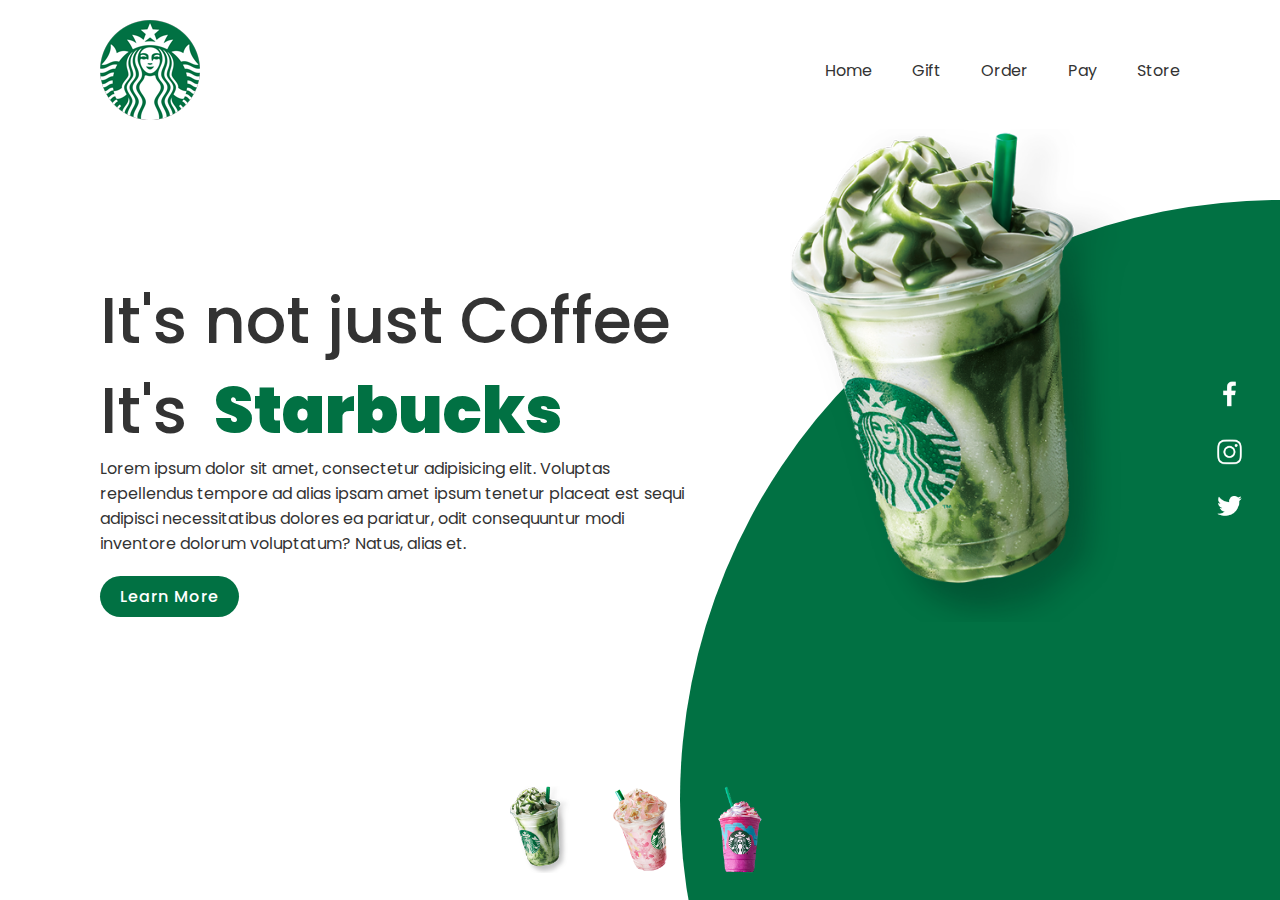
<file: Responsive_Landing_Page_WD_01/index.html>
<!DOCTYPE html>
<html lang="en">
<head>
    <meta charset="UTF-8">
    <meta name="viewport" content="width=device-width, initial-scale=1.0">

    <link rel="stylesheet" href="style.css">

    <link rel="shortcut icon" href="logo.png" type="image/x-icon">

    <title>Tata Starbucks Coffee Company </title>
</head>
<body>
    <section>
        <div class="circle"></div>
            <header>
                <a href="#" class="logo"><img src="logo.png" alt="logo"></a>
                <ul>
                    <li><a href="#">Home</a></li>
                    <li><a href="#">Gift</a></li>
                    <li><a href="#">Order</a></li>
                    <li><a href="#">Pay</a></li>
                    <li><a href="#">Store</a></li>
                </ul>
            </header>
            <div class="content">
                <div class="textBox">
                    <h2>It's not just Coffee<br>It's <span class="text" onchange="changeTextColor();">Starbucks</span></h2>
                    <p>Lorem ipsum dolor sit amet, consectetur adipisicing elit. 
                        Voluptas repellendus tempore ad alias ipsam amet ipsum tenetur placeat est sequi adipisci necessitatibus dolores ea pariatur, 
                        odit consequuntur modi inventore dolorum voluptatum? Natus, alias et.</p>
                    <a href="#" class="button">Learn More</a>
                </div>
                <div class="imgBox">
                    <img src="img1.png" alt="" class="starbucks">
                </div>
            </div>
            <ul class="thumb">
                <li><img src="thumb1.png" onclick="imgSlider('img1.png'); changeCircleColor('#017143')"></li>
                <li><img src="thumb2.png" onclick="imgSlider('img2.png'); changeCircleColor('#eb7495')"></li>
                <li><img src="thumb3.png" onclick="imgSlider('img3.png'); changeCircleColor('#d752b1')"></li>
            </ul>
            <ul class="sci">
                <li><a href="#"><img src="facebook.png" alt="facebook"></a></li>
                <li><a href="#"><img src="instagram.png" alt="instagram"></a></li>
                <li><a href="#"><img src="twitter.png" alt="twitter"></a></li>
            </ul>
    </section>

    <script src="script.js" type="text/javascript"></script>

</body>
</html>
</file>
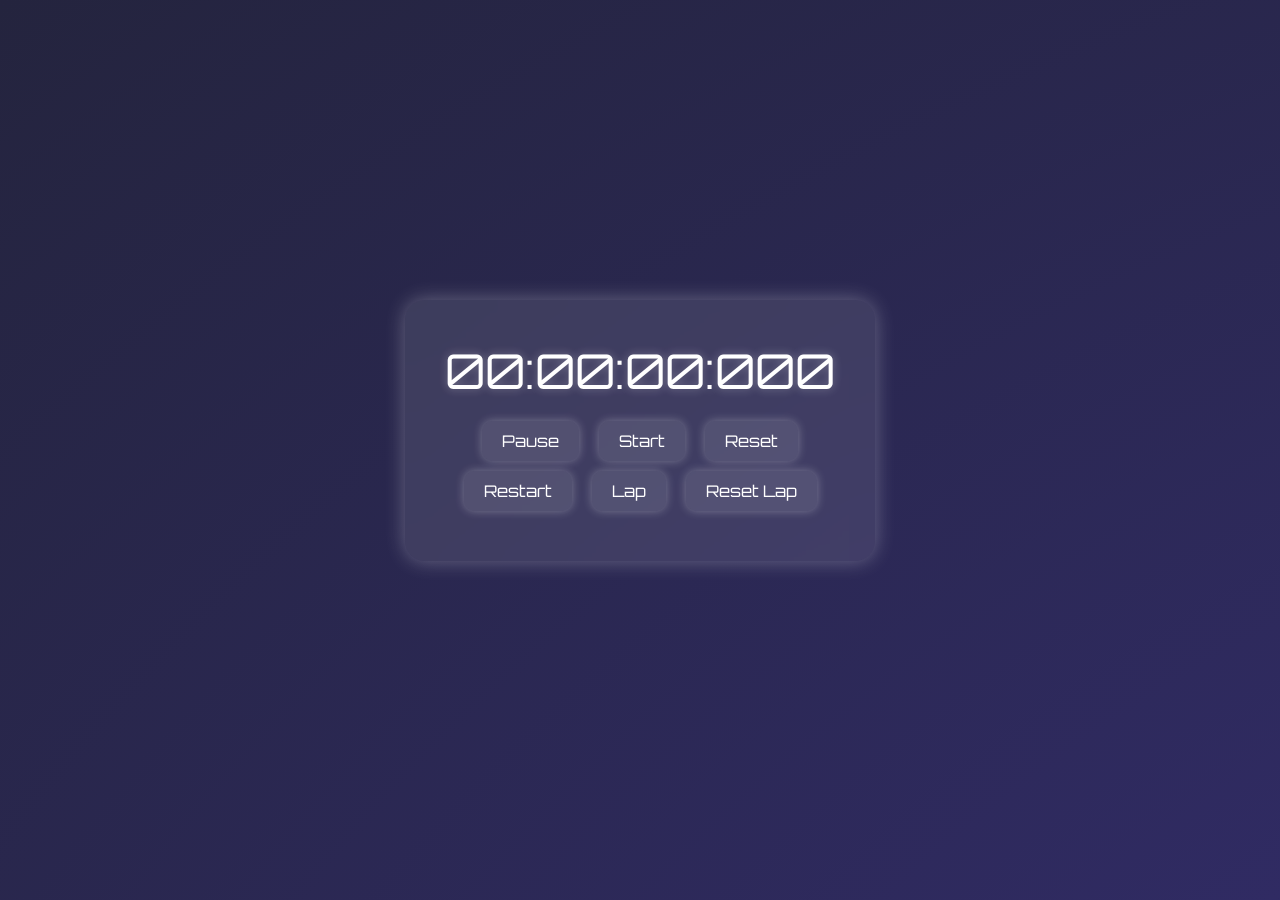
<file: StopWatch_WebApplication_WD_02/index.html>
<!DOCTYPE html>
<html lang="en">
<head>
    <meta charset="UTF-8">
    <meta name="viewport" content="width=device-width, initial-scale=1.0">

    <!--Link CSS-->
    <link rel="stylesheet" href="style.css">

    <!--Google Fonts Link-->
    <link rel="preconnect" href="https://fonts.googleapis.com">
    <link rel="preconnect" href="https://fonts.gstatic.com" crossorigin>
    <link href="https://fonts.googleapis.com/css2?family=Arvo&family=Dancing+Script:wght@500&family=Domine:wght@500&family=Fira+Sans&family=Libre+Caslon+Text:ital@1&family=Lobster&family=Lora:wght@500&family=Merriweather:wght@300&family=PT+Serif&family=Playfair+Display:wght@500&family=Poppins&family=Roboto:wght@300;400;500&family=Satisfy&family=Share+Tech&display=swap" rel="stylesheet">
    
    <title>Stopwatch Web Application</title>
</head>
<body>
    <div class="stopwatch-timer-container">
        <div class="stopwatch-timer-display">
            00:00:00:000
        </div>
        <div class="stopwatch-timer-buttons">
            <div class="stopwatch-timer-buttons-top-area">
                <button id="pause-timer-button" onclick="pauseTimer()">Pause</button>
                <button id="start-timer-button" onclick="startTimer()">Start</button>
                <button id="reset-timer-button" onclick="resetTimer()">Reset</button>
            </div>
            <div class="stopwatch-timer-buttons-bottom-area">
                <button id="restart-timer-button" onclick="restartTimer()">Restart</button>
                <button id="lap-timer-button" onclick="lapTimer()">Lap</button>
                <button id="reset-lap-timer-button" onclick="resetLapTimer()">Reset Lap</button>
            </div>
        </div>
    </div>
    <div class="lap-times-display"></div>
    <!--Link JS-->
    <script src="script.js"></script>
</body>
</html>
</file>
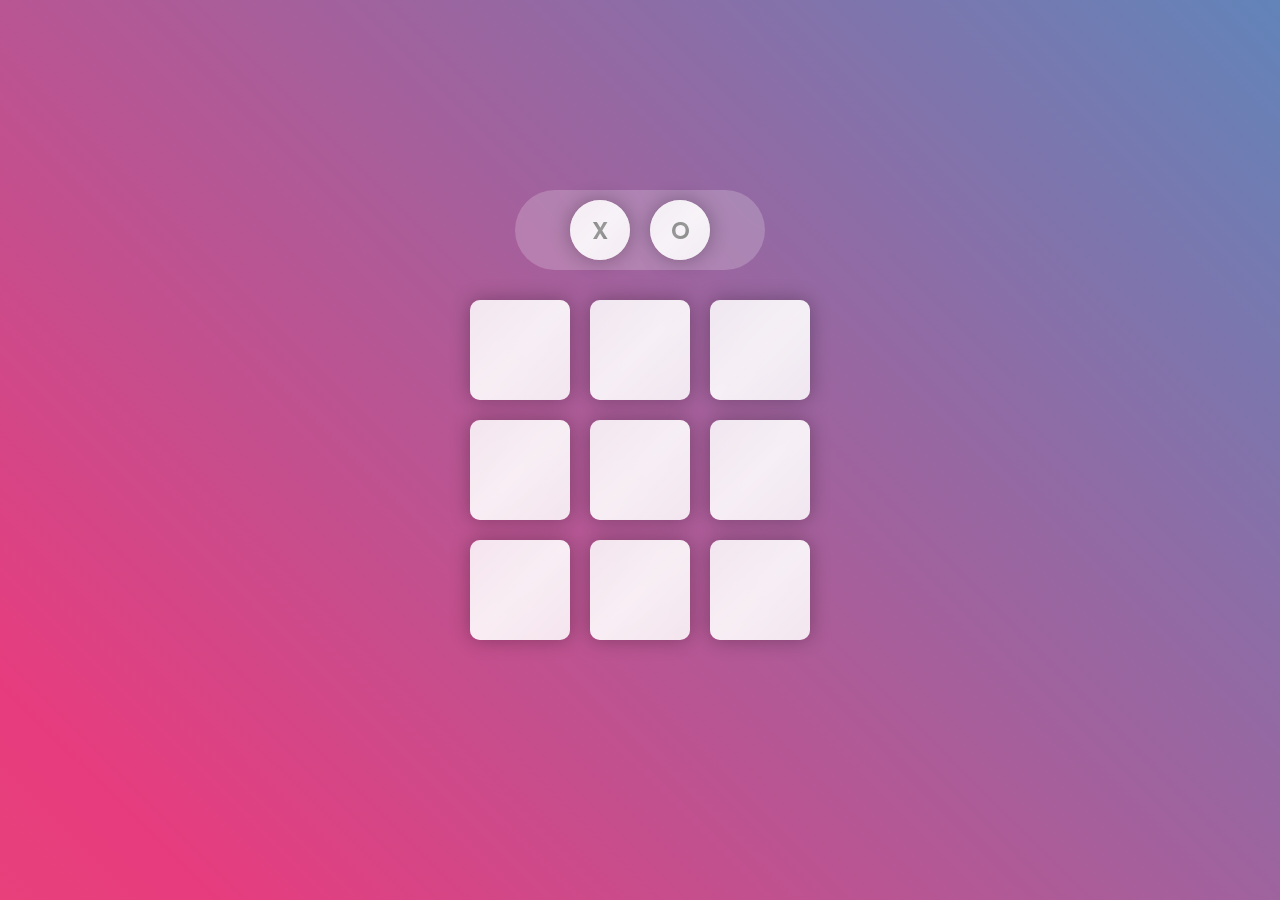
<file: Tic-Tac-Toe_WebApplication_WD_03/index.html>
<!DOCTYPE html>
<html lang="en">
<head>
    <meta charset="UTF-8">
    <meta name="viewport" content="width=device-width, initial-scale=1.0">
    <title>Tic Tac Toe Game</title>

    <link rel="stylesheet" href="style.css">
</head>
<body>
    <div class="turn-container">
        <!--<h3>Turn For</h3>-->
        <div class="turn-box align">X</div>
        <div class="turn-box align">O</div>
        <div class="bg"></div>
    </div>

    <div class="main-grid">
        <div class="box align">0</div>
        <div class="box align">1</div>
        <div class="box align">2</div>
        <div class="box align">3</div>
        <div class="box align">4</div>
        <div class="box align">5</div>
        <div class="box align">6</div>
        <div class="box align">7</div>
        <div class="box align">8</div>
    </div>

    <h2 id="results">X Wins</h2>
    <button id="play-again">Play Again!!!</button>
    <script src="script.js"></script>
</body>
</html>
</file>
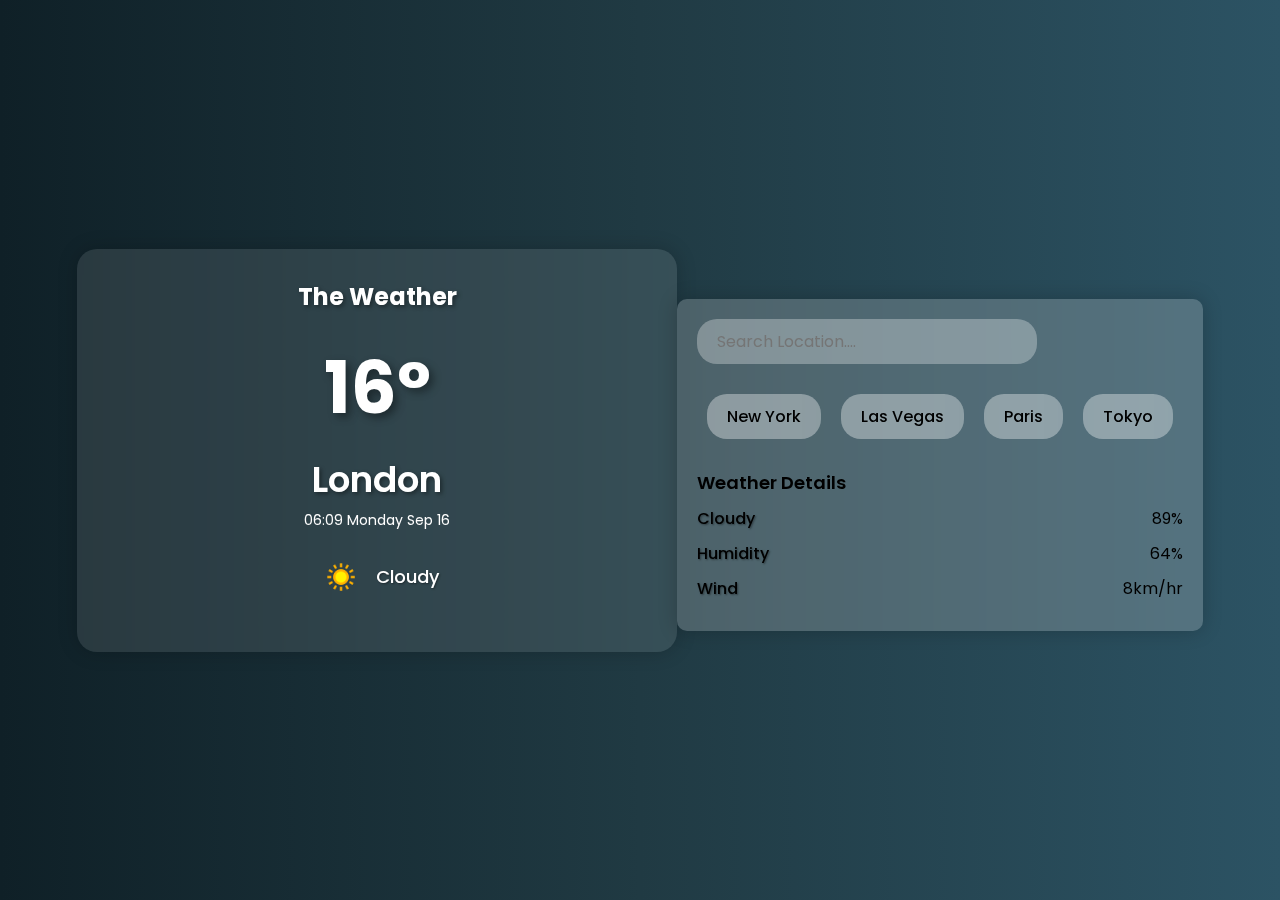
<file: Weather_App_WD_05/index.html>
<!DOCTYPE html>
<html lang="en">
<head>
    <meta charset="UTF-8">
    <meta name="viewport" content="width=device-width, initial-scale=1.0">

    <!--CSS Link-->
    <link rel="stylesheet" href="style.css">

    <!--Google Fonts Link-->
    <link rel="preconnect" href="https://fonts.googleapis.com">
    <link rel="preconnect" href="https://fonts.gstatic.com" crossorigin>
    <link href="https://fonts.googleapis.com/css2?family=Arvo&family=Dancing+Script:wght@500&family=Domine:wght@500&family=Fira+Sans&family=Libre+Caslon+Text:ital@1&family=Lobster&family=Lora:wght@500&family=Merriweather:wght@300&family=PT+Serif&family=Playfair+Display:wght@500&family=Poppins&family=Roboto+Slab&family=Roboto:wght@300;400;500&family=Rubik:wght@300&family=Satisfy&family=Share+Tech&display=swap" rel="stylesheet">
    
    <!--Font Awesome Link-->
    <link rel="stylesheet" href="https://cdnjs.cloudflare.com/ajax/libs/font-awesome/6.5.1/css/all.min.css" integrity="sha512-DTOQO9RWCH3ppGqcWaEA1BIZOC6xxalwEsw9c2QQeAIftl+Vegovlnee1c9QX4TctnWMn13TZye+giMm8e2LwA==" crossorigin="anonymous" referrerpolicy="no-referrer" />
    
    <title>Weather App</title>
</head>
<body>
    <div class="weather-app">
        <div class="container">
            <h3 class="brand">The Weather</h3>
            <div>
                <h1 class="temp">16&#176;</h1>
                <div class="city-time">
                    <h1 class="name">London</h1>
                    <small>
                        <span class="time">06:09</span>
                        <span class="date">Monday Sep 16</span>
                    </small>
                </div>
                <div class="weather">
                    <img src="./images/weather/64x64/day/113.png" alt="day" class="icon" width="50" height="50">
                    <span class="condition">Cloudy</span>
                </div>
            </div>
        </div>
    </div>
    <div class="panel">
        <form action="" id="locationInput">
            <input type="text" class="search" placeholder="Search Location...." />
            <button type="submit" class="submit">
                <i class="fas fa-search"></i>
            </button>
        </form>

        <ul class="cities">
            <li class="city">New York</li>
            <li class="city">Las Vegas</li>
            <li class="city">Paris</li>
            <li class="city">Tokyo</li>
        </ul>
        <ul class="details">
            <h4>Weather Details</h4>
            <li>
                <span>Cloudy</span>
                <span class="cloud">89%</span>
            </li>
            <li>
                <span>Humidity</span>
                <span class="humidity">64%</span>
            </li>
            <li>
                <span>Wind</span>
                <span class="wind">8km/hr</span>
            </li>
        </ul>
    </div>

    <script src="script.js"></script>

</body>
</html>
</file>
<file: Responsive_Landing_Page_WD_01/style.css>
@import url('https://fonts.googleapis.com/css2?family=Poppins:wght@200;300;400;500;600;700;800;900&display=swap');

* {
  margin: 0;
  padding: 0;
  box-sizing: border-box;
  font-family: 'Poppins', sans-serif;
}

section {
  position: relative;
  width: 100%;
  min-height: 100vh;
  padding: 100px;
  display: flex;
  justify-content: space-between;
  align-items: center;
  background: #fff;
}

header {
  position: absolute;
  top: 0;
  left: 0;
  width: 100%;
  padding: 20px 100px;
  display: flex;
  justify-content: space-between;
  align-items: center;
}

header .logo {
  position: relative;
  max-width: 80px;
}

header ul {
  position: relative;
  display: flex;
}

header ul li {
  list-style: none;
}

header ul li a {
  display: inline-block;
  color: #333;
  font-weight: 400;
  margin-left: 40px;
  text-decoration: none;
  position: relative;
  overflow: hidden;
}

header ul li a::before {
  content: '';
  position: absolute;
  bottom: 0;
  left: 0;
  width: 100%;
  height: 2px;
  background: linear-gradient(to right, #017143, #eb7495, #d752b1);
  transform: translateX(-101%);
  transition: transform 0.5s ease;
}

header ul li a:hover::before {
  transform: translateX(0);
}

.content {
  position: relative;
  width: 100%;
  display: flex;
  justify-content: space-between;
  align-items: center;
}

.content .textBox {
  position: relative;
  max-width: 600px;
}

.content .textBox h2 {
  color: #333;
  font-size: 4em;
  line-height: 1.4em;
  font-weight: 500;
}

.content .textBox h2 .text {
  font-weight: 900;
  color: #017143;
  padding: 0 10px;
  position: relative;
  animation: textAnimation 5s infinite;
}

@keyframes textAnimation {
  0%, 100% {
    color: #017143;
  }
  25% {
    color: #eb7495;
  }
  50% {
    color: #d752b1;
  }
  75% {
    color: #017143;
  }
}

.content .textBox p {
  color: #333;
}

.content .textBox a {
  display: inline-block;
  margin-top: 20px;
  padding: 8px 20px;
  background: #017143;
  color: #fff;
  border-radius: 40px;
  font-weight: 500;
  letter-spacing: 1px;
  text-decoration: none;
  position: relative;
  overflow: hidden;
}

.content .textBox a::before {
  content: '';
  position: absolute;
  top: 0;
  left: 0;
  width: 100%;
  height: 100%;
  background: linear-gradient(to right, #d752b1, #eb7495, #017143);
  z-index: -1;
  transform: translateX(-101%);
  transition: transform 0.5s ease;
}

.content .textBox a:hover::before {
  transform: translateX(0);
}

.content .imgBox {
  width: 600px;
  display: flex;
  justify-content: flex-end;
  padding-right: 50px;
  margin-top: -150px;
}

.content .imgBox img {
  max-width: 340px;
  animation: starbucksAnimation 5s infinite;
}

@keyframes starbucksAnimation {
  0%, 100% {
    transform: translateY(0);
  }
  50% {
    transform: translateY(-50px);
  }
}

.thumb {
  position: absolute;
  left: 50%;
  bottom: 20px;
  transform: translateX(-50%);
  display: flex;
}

.thumb li {
  list-style: none;
  display: inline-block;
  margin: 0 20px;
  cursor: pointer;
  transition: 0.5s;
}

.thumb li:hover {
  transform: translateY(-15px);
}

.thumb li img {
  max-width: 60px;
}

.sci {
  position: absolute;
  top: 50%;
  right: 30px;
  transform: translateY(-50%);
  display: flex;
  justify-content: center;
  align-items: center;
  flex-direction: column;
}

.sci li {
  list-style: none;
}

.sci li a {
  display: inline-block;
  margin: 5px 0;
  transform: scale(0.6);
  filter: invert(1);
}

.circle {
  position: absolute;
  top: 0;
  left: 0;
  width: 100%;
  height: 100%;
  background: #017143;
  clip-path: circle(600px at right 800px);
}

@media (max-width: 991px) {
  header {
    padding: 20px;
  }

  section {
    padding: 20px 20px 120px;
  }

  .content {
    flex-direction: column;
    margin-top: 100px;
  }

  .content .textBox h2 {
    font-size: 2.5em;
    margin-bottom: 15px;
  }

  .content .imgBox {
    max-width: 100%;
    justify-content: center;
    padding-right: 0;
  }

  .content .imgBox img {
    max-width: 300px;
  }

  .thumb li img {
    max-width: 40px;
  }

  .circle {
    clip-path: circle(400px at center bottom);
  }

  .sci {
    background: #017143;
    right: 0;
    width: 50px;
    border-top-left-radius: 5px;
    border-bottom-left-radius: 5px;
  }
}
@media (max-width: 991px) {
    header {
      padding: 20px;
    }
  
    section {
      padding: 20px 20px 120px;
    }
  
    .content {
      flex-direction: column;
      margin-top: 100px;
    }
  
    .content .textBox h2 {
      font-size: 2.5em;
      margin-bottom: 15px;
    }
  
    .content .textBox {
      max-width: 100%;
    }
  
    .content .imgBox {
      max-width: 100%;
      justify-content: center;
    }
  
    .content .imgBox img {
      max-width: 300px;
    }
  
    .thumb li img {
      max-width: 40px;
    }
  
    .circle {
      clip-path: circle(400px at center bottom);
    }
  
    .sci {
      background: #017143;
      right: 0;
      width: 50px;
      border-top-left-radius: 5px;
      border-bottom-left-radius: 5px;
    }
  }
</file>
<file: StopWatch_WebApplication_WD_02/style.css>
@import url('https://fonts.googleapis.com/css2?family=Orbitron:wght@400;500;600;700;800;900&display=swap');

* {
  margin: 0;
  padding: 0;
  box-sizing: border-box;
  font-family: 'Orbitron', sans-serif;
}

body {
  background: radial-gradient(ellipse at center, #0f0c29, #302b63, #24243e);
  background-size: 400% 400%;
  animation: gradientAnimation 15s ease infinite;
  display: flex;
  flex-direction: column;
  justify-content: center;
  align-items: center;
  min-height: 100vh;
  overflow: hidden;
}

@keyframes gradientAnimation {
  0% {
    background-position: 0% 50%;
  }
  50% {
    background-position: 100% 50%;
  }
  100% {
    background-position: 0% 50%;
  }
}

.stopwatch-timer-container {
  background-color: rgba(255, 255, 255, 0.1);
  box-shadow: 0 0 20px rgba(255, 255, 255, 0.3);
  border-radius: 20px;
  padding: 40px;
  display: flex;
  flex-direction: column;
  align-items: center;
  backdrop-filter: blur(10px);
  animation: containerAnimation 2s infinite;
}

@keyframes containerAnimation {
  0% {
    box-shadow: 0 0 20px rgba(255, 255, 255, 0.3);
  }
  50% {
    box-shadow: 0 0 30px rgba(255, 255, 255, 0.8);
  }
  100% {
    box-shadow: 0 0 20px rgba(255, 255, 255, 0.3);
  }
}

.stopwatch-timer-display {
  color: #fff;
  font-size: 3em;
  text-shadow: 0 0 10px rgba(255, 255, 255, 0.3);
  animation: displayAnimation 1s infinite;
  margin-bottom: 20px;
}

@keyframes displayAnimation {
  0% {
    text-shadow: 0 0 10px rgba(255, 255, 255, 0.3);
  }
  50% {
    text-shadow: 0 0 20px rgba(255, 255, 255, 0.8);
  }
  100% {
    text-shadow: 0 0 10px rgba(255, 255, 255, 0.3);
  }
}

.stopwatch-timer-buttons {
  display: flex;
  flex-direction: column;
  align-items: center;
}

.stopwatch-timer-buttons-top-area,
.stopwatch-timer-buttons-bottom-area {
  display: flex;
  justify-content: center;
  margin-bottom: 10px;
}

button {
  background-color: rgba(255, 255, 255, 0.1);
  color: #fff;
  border: none;
  border-radius: 10px;
  padding: 10px 20px;
  margin: 0 10px;
  font-size: 1em;
  cursor: pointer;
  box-shadow: 0 0 10px rgba(255, 255, 255, 0.3);
  transition: transform 0.3s ease, box-shadow 0.3s ease;
  position: relative;
  overflow: hidden;
}

button::before {
  content: '';
  position: absolute;
  top: 0;
  left: -100%;
  width: 100%;
  height: 100%;
  background: linear-gradient(to right, transparent, rgba(255, 255, 255, 0.3), transparent);
  transition: left 0.5s ease;
}

button:hover::before {
  left: 100%;
}

button:hover {
  transform: scale(1.1);
  box-shadow: 0 0 20px rgba(255, 255, 255, 0.8);
}

.lap-times-display {
  color: #fff;
  font-size: 1.2em;
  text-shadow: 0 0 5px rgba(255, 255, 255, 0.3);
  margin-top: 40px;
  animation: lapDisplayAnimation 1s infinite;
}

@keyframes lapDisplayAnimation {
  0% {
    text-shadow: 0 0 5px rgba(255, 255, 255, 0.3);
  }
  50% {
    text-shadow: 0 0 10px rgba(255, 255, 255, 0.8);
  }
  100% {
    text-shadow: 0 0 5px rgba(255, 255, 255, 0.3);
  }
}

@media (max-width: 768px) {
  .stopwatch-timer-container {
    padding: 20px;
  }

  .stopwatch-timer-display {
    font-size: 2em;
  }

  .stopwatch-timer-buttons-top-area,
  .stopwatch-timer-buttons-bottom-area {
    flex-direction: column;
    align-items: center;
  }

  button {
    margin: 5px 0;
    font-size: 0.8em;
  }

  .lap-times-display {
    font-size: 1em;
  }
}
</file>
<file: Tic-Tac-Toe_WebApplication_WD_03/style.css>
@import url('https://fonts.googleapis.com/css2?family=Poppins:wght@200;300;400;500;600;700;800;900&display=swap');

* {
  margin: 0;
  padding: 0;
  box-sizing: border-box;
  font-family: 'Poppins', sans-serif;
}

body {
  background: linear-gradient(45deg, #ee7752, #e73c7e, #23a6d5, #23d5ab);
  background-size: 400% 400%;
  animation: gradientAnimation 15s ease infinite;
  display: flex;
  justify-content: center;
  align-items: center;
  min-height: 100vh;
  flex-direction: column;
}

@keyframes gradientAnimation {
  0% {
    background-position: 0% 50%;
  }
  50% {
    background-position: 100% 50%;
  }
  100% {
    background-position: 0% 50%;
  }
}

.turn-container {
  position: relative;
  display: flex;
  justify-content: center;
  align-items: center;
  margin-bottom: 40px;
}

.turn-container h3 {
  color: #fff;
  font-size: 2em;
  margin-right: 20px;
  text-shadow: 0 0 10px rgba(0, 0, 0, 0.3);
}

.turn-box {
  width: 60px;
  height: 60px;
  border-radius: 50%;
  background-color: rgba(255, 255, 255, 0.8);
  display: flex;
  justify-content: center;
  align-items: center;
  font-size: 1.5em;
  font-weight: 600;
  color: #333;
  margin: 0 10px;
  box-shadow: 0 0 20px rgba(0, 0, 0, 0.3);
  animation: turnBoxAnimation 2s infinite;
}

@keyframes turnBoxAnimation {
  0% {
    transform: scale(1);
  }
  50% {
    transform: scale(1.2);
  }
  100% {
    transform: scale(1);
  }
}

.bg {
  position: absolute;
  top: 50%;
  left: 50%;
  transform: translate(-50%, -50%);
  width: 250px;
  height: 80px;
  background-color: rgba(255, 255, 255, 0.2);
  border-radius: 40px;
  backdrop-filter: blur(10px);
  z-index: -1;
}

.main-grid {
  display: grid;
  grid-template-columns: repeat(3, 1fr);
  grid-gap: 20px;
  margin-bottom: 40px;
}

.box {
  width: 100px;
  height: 100px;
  background-color: rgba(255, 255, 255, 0.8);
  display: flex;
  justify-content: center;
  align-items: center;
  font-size: 2em;
  font-weight: 600;
  color: #333;
  border-radius: 10px;
  box-shadow: 0 0 20px rgba(0, 0, 0, 0.3);
  cursor: pointer;
  transition: transform 0.3s ease;
}

.box:hover {
  transform: scale(1.1);
}

#results {
  color: #fff;
  font-size: 3em;
  margin-bottom: 20px;
  text-shadow: 0 0 10px rgba(0, 0, 0, 0.3);
  animation: resultsAnimation 1s infinite;
}

@keyframes resultsAnimation {
  0% {
    text-shadow: 0 0 10px rgba(0, 0, 0, 0.3);
  }
  50% {
    text-shadow: 0 0 20px rgba(0, 0, 0, 0.6);
  }
  100% {
    text-shadow: 0 0 10px rgba(0, 0, 0, 0.3);
  }
}

#play-again {
  padding: 10px 20px;
  background-color: rgba(255, 255, 255, 0.8);
  color: #333;
  font-size: 1.2em;
  font-weight: 600;
  border: none;
  border-radius: 20px;
  cursor: pointer;
  box-shadow: 0 0 20px rgba(0, 0, 0, 0.3);
  transition: transform 0.3s ease;
}

#play-again:hover {
  transform: scale(1.1);
}

.align {
  position: relative;
  overflow: hidden;
}

.align::before {
  content: '';
  position: absolute;
  top: -50%;
  left: -50%;
  width: 200%;
  height: 200%;
  background: linear-gradient(to right, rgba(255, 255, 255, 0.1), rgba(255, 255, 255, 0.5), rgba(255, 255, 255, 0.1));
  animation: glowAnimation 2s infinite linear;
  transform: rotate(45deg);
}

@keyframes glowAnimation {
  0% {
    transform: rotate(45deg) translate(-50%, -50%);
  }
  100% {
    transform: rotate(45deg) translate(50%, 50%);
  }
}

@media (max-width: 768px) {
  .turn-container h3 {
    font-size: 1.5em;
  }

  .turn-box {
    width: 50px;
    height: 50px;
    font-size: 1.2em;
  }

  .bg {
    width: 200px;
    height: 60px;
    border-radius: 30px;
  }

  .main-grid {
    grid-gap: 10px;
  }

  .box {
    width: 80px;
    height: 80px;
    font-size: 1.5em;
  }

  #results {
    font-size: 2em;
  }

  #play-again {
    font-size: 1em;
    padding: 8px 16px;
  }
}
</file>
<file: Weather_App_WD_05/style.css>
/* Import Google Fonts */
@import url('https://fonts.googleapis.com/css2?family=Poppins:wght@400;500;600;700&display=swap');

/* Basic Styles */
* {
  margin: 0;
  padding: 0;
  box-sizing: border-box;
  font-family: 'Poppins', sans-serif;
}

body {
  background: linear-gradient(to right, #0f2027, #203a43, #2c5364);
  display: flex;
  justify-content: center;
  align-items: center;
  min-height: 100vh;
}

/* Weather App Container */
.weather-app {
  background: rgba(255, 255, 255, 0.1);
  backdrop-filter: blur(10px);
  border-radius: 20px;
  box-shadow: 0 0 20px rgba(0, 0, 0, 0.2);
  padding: 30px;
  max-width: 600px;
  width: 100%;
  color: #fff;
  animation: fadeIn 1s ease-in-out;
}

/* Container Styles */
.container {
  text-align: center;
}

.brand {
  font-size: 24px;
  font-weight: 700;
  text-shadow: 2px 2px 4px rgba(0, 0, 0, 0.4);
  margin-bottom: 20px;
}

.temp {
  font-size: 72px;
  font-weight: 700;
  text-shadow: 4px 4px 8px rgba(0, 0, 0, 0.4);
  margin-bottom: 10px;
}

.city-time {
  margin-bottom: 20px;
}

.name {
  font-size: 36px;
  font-weight: 600;
  text-shadow: 2px 2px 4px rgba(0, 0, 0, 0.4);
}

.time,
.date {
  font-size: 14px;
  font-weight: 400;
}

.weather {
  display: flex;
  align-items: center;
  justify-content: center;
  margin-bottom: 20px;
}

.icon {
  animation: rotate 5s linear infinite;
}

.condition {
  font-size: 18px;
  font-weight: 500;
  margin-left: 10px;
  text-shadow: 1px 1px 2px rgba(0, 0, 0, 0.4);
}

/* Panel Styles */
.panel {
  background: rgba(255, 255, 255, 0.2);
  backdrop-filter: blur(20px);
  border-radius: 10px;
  padding: 20px;
  margin-top: 30px;
  box-shadow: 0 0 20px rgba(0, 0, 0, 0.2);
}

.search {
  background: rgba(255, 255, 255, 0.3);
  border: none;
  border-radius: 20px;
  padding: 10px 20px;
  color: #fff;
  font-size: 16px;
  width: 70%;
  transition: all 0.3s ease-in-out;
}

.search:focus {
  outline: none;
  background: rgba(255, 255, 255, 0.5);
  box-shadow: 0 0 10px rgba(0, 0, 0, 0.2);
}

.submit {
  background: transparent;
  border: none;
  color: #fff;
  font-size: 18px;
  margin-left: 10px;
  cursor: pointer;
  transition: all 0.3s ease-in-out;
}

.submit:hover {
  transform: scale(1.2);
}

.cities {
  list-style: none;
  display: flex;
  flex-wrap: wrap;
  justify-content: center;
  margin-top: 20px;
}

.city {
  background: rgba(255, 255, 255, 0.2);
  backdrop-filter: blur(10px);
  border-radius: 20px;
  padding: 10px 20px;
  margin: 10px;
  font-size: 16px;
  font-weight: 500;
  cursor: pointer;
  transition: all 0.3s ease-in-out;
}

.city:hover {
  background: rgba(255, 255, 255, 0.4);
  box-shadow: 0 0 10px rgba(0, 0, 0, 0.2);
  transform: scale(1.1);
}

.details {
  list-style: none;
  margin-top: 20px;
}

.details h4 {
  font-size: 18px;
  font-weight: 600;
  margin-bottom: 10px;
}

.details li {
  display: flex;
  justify-content: space-between;
  align-items: center;
  margin-bottom: 10px;
  font-size: 16px;
  font-weight: 400;
}

.details span:first-child {
  font-weight: 500;
  text-shadow: 1px 1px 2px rgba(0, 0, 0, 0.4);
}

/* Animations */
@keyframes fadeIn {
  from {
    opacity: 0;
    transform: translateY(-20px);
  }
  to {
    opacity: 1;
    transform: translateY(0);
  }
}

@keyframes rotate {
  from {
    transform: rotate(0deg);
  }
  to {
    transform: rotate(360deg);
  }
}

/* Responsive Styles */
@media (max-width: 768px) {
  .weather-app {
    padding: 20px;
  }

  .temp {
    font-size: 48px;
  }

  .name {
    font-size: 24px;
  }

  .search {
    width: 80%;
  }

  .cities {
    justify-content: flex-start;
  }

  .city {
    margin: 5px;
  }
}
</file>
